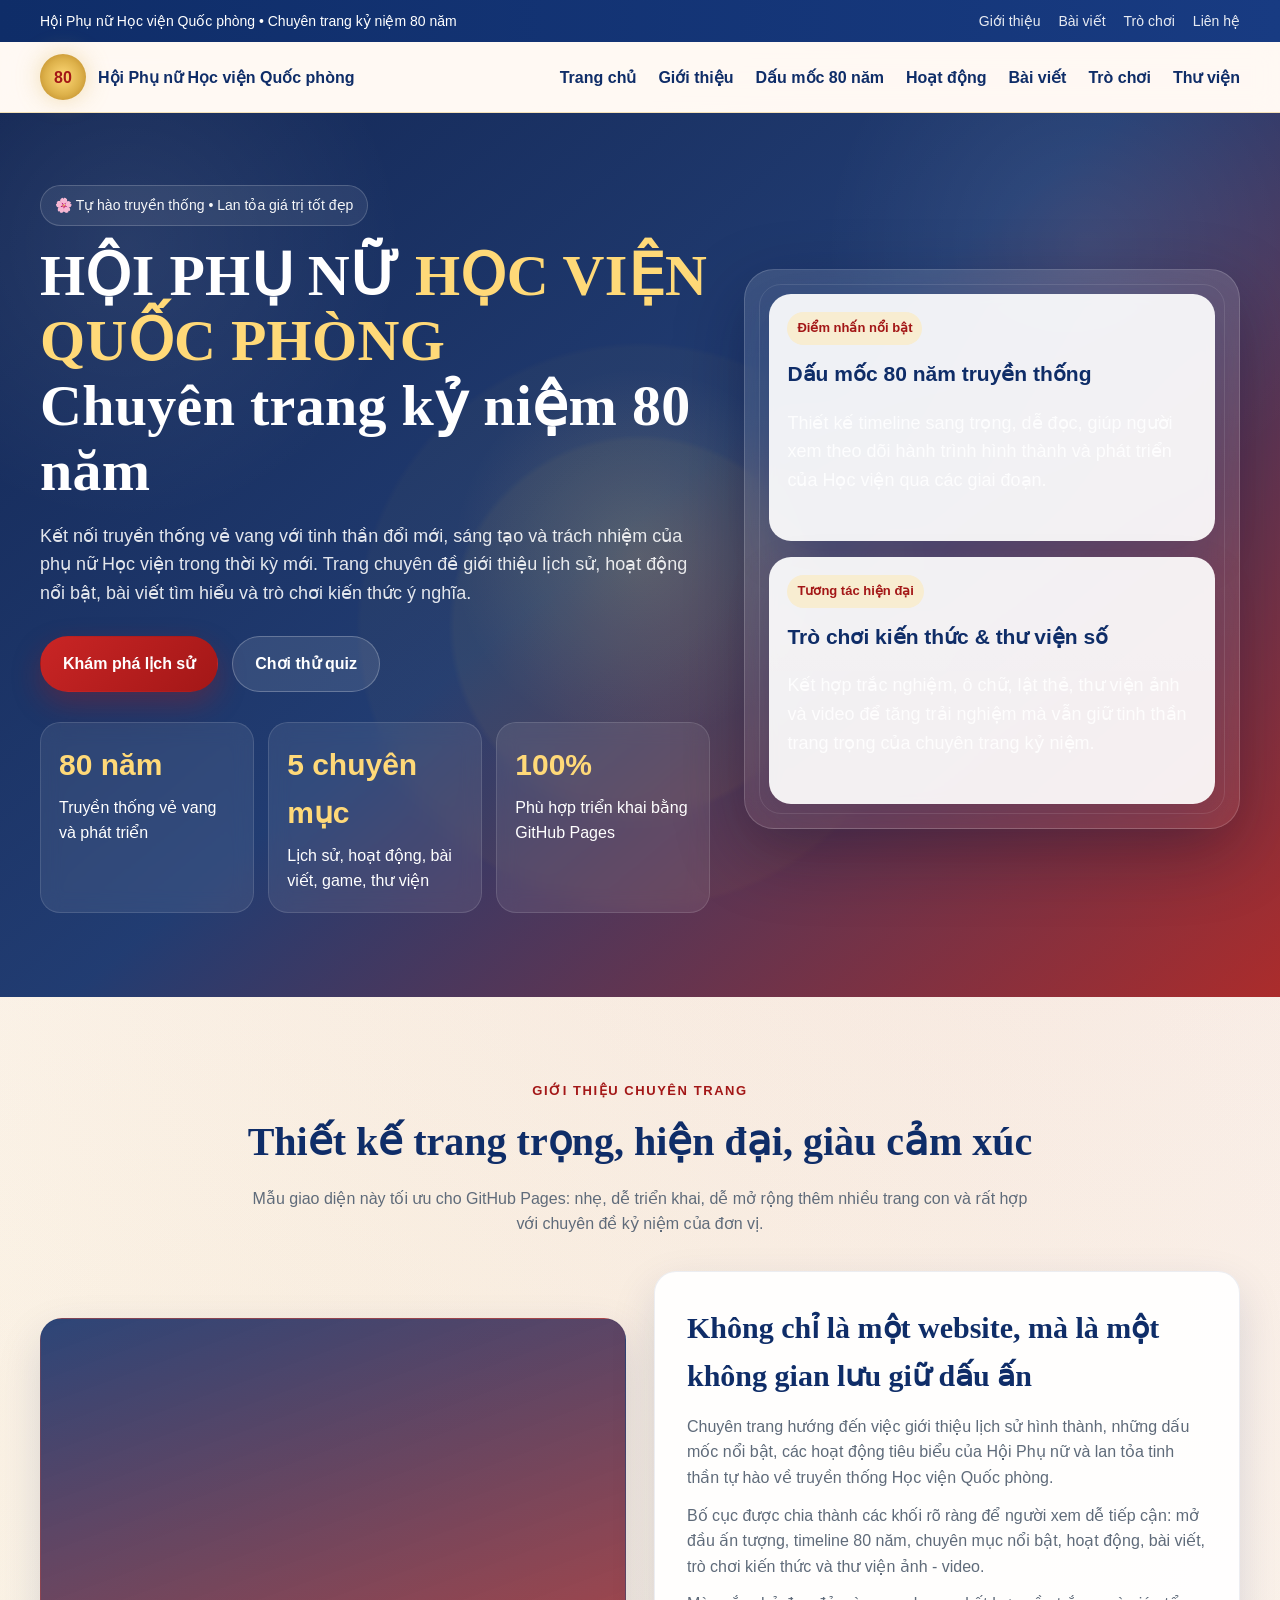
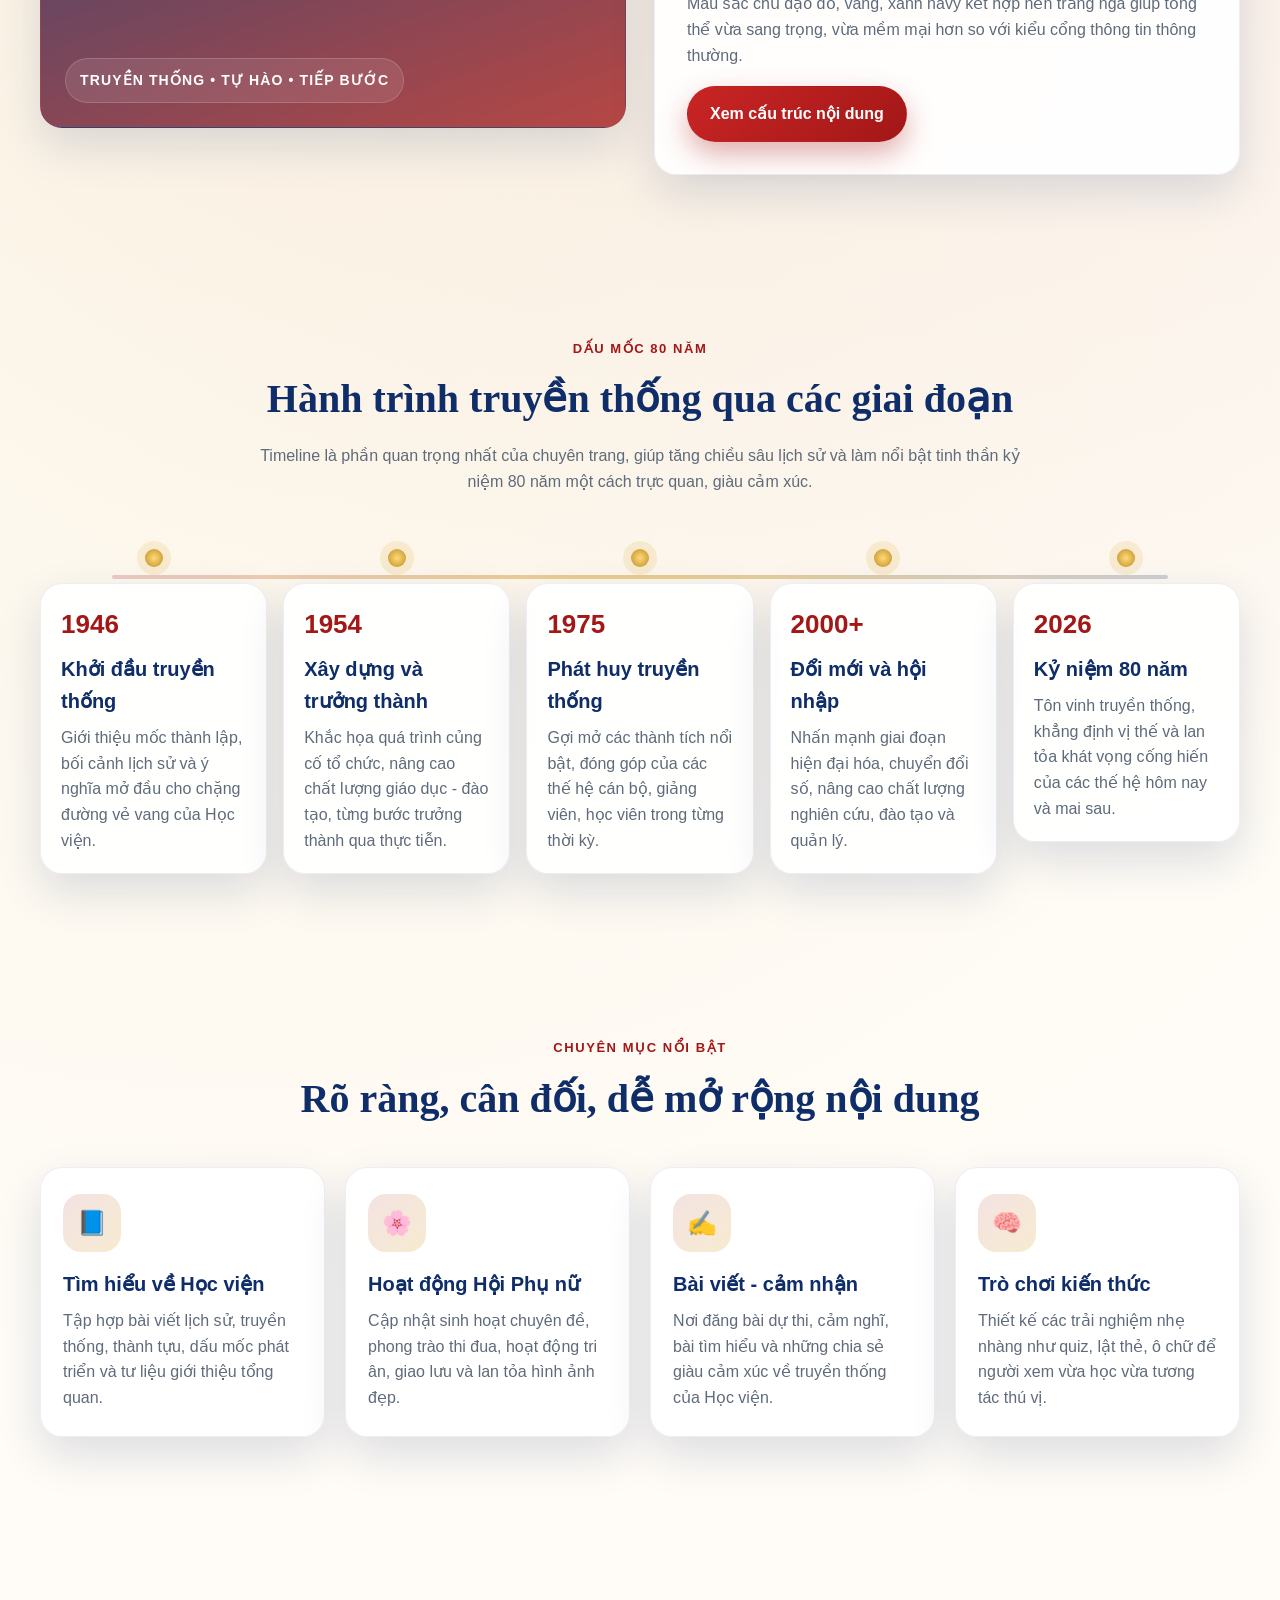
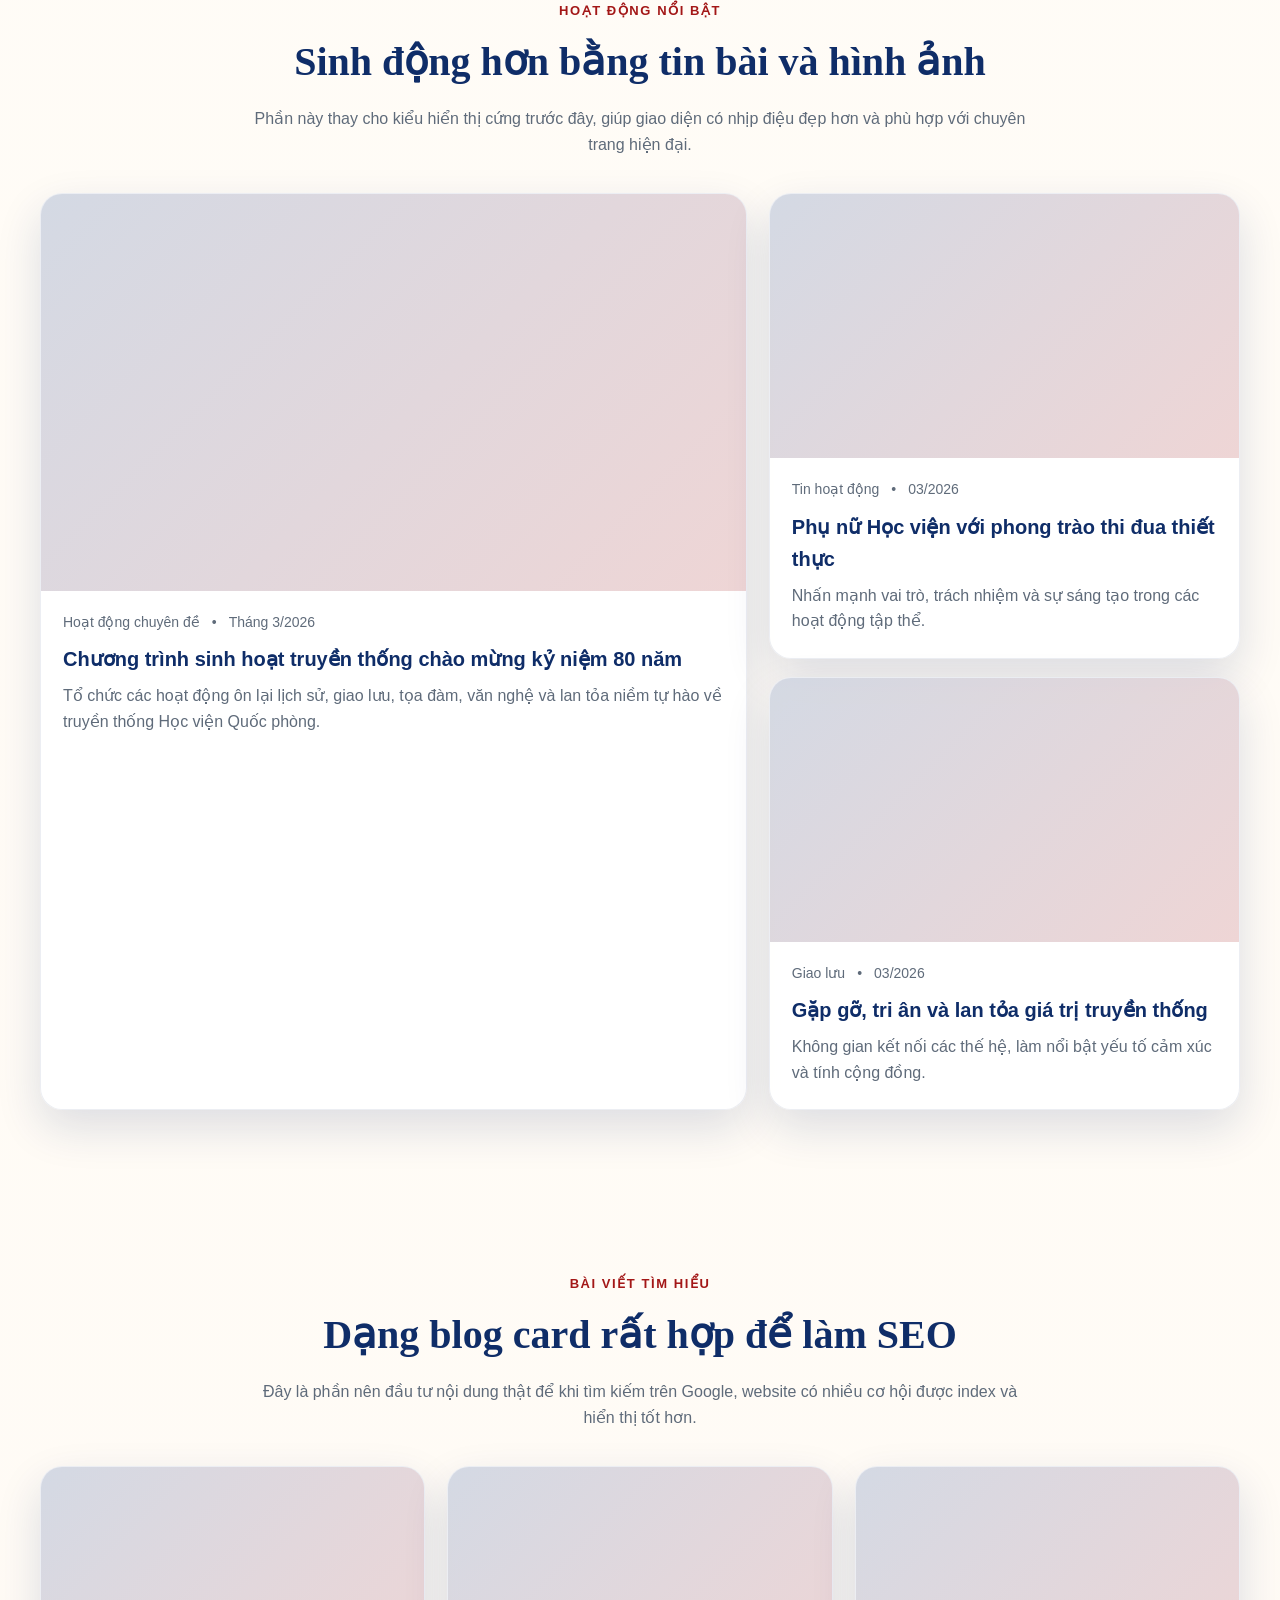
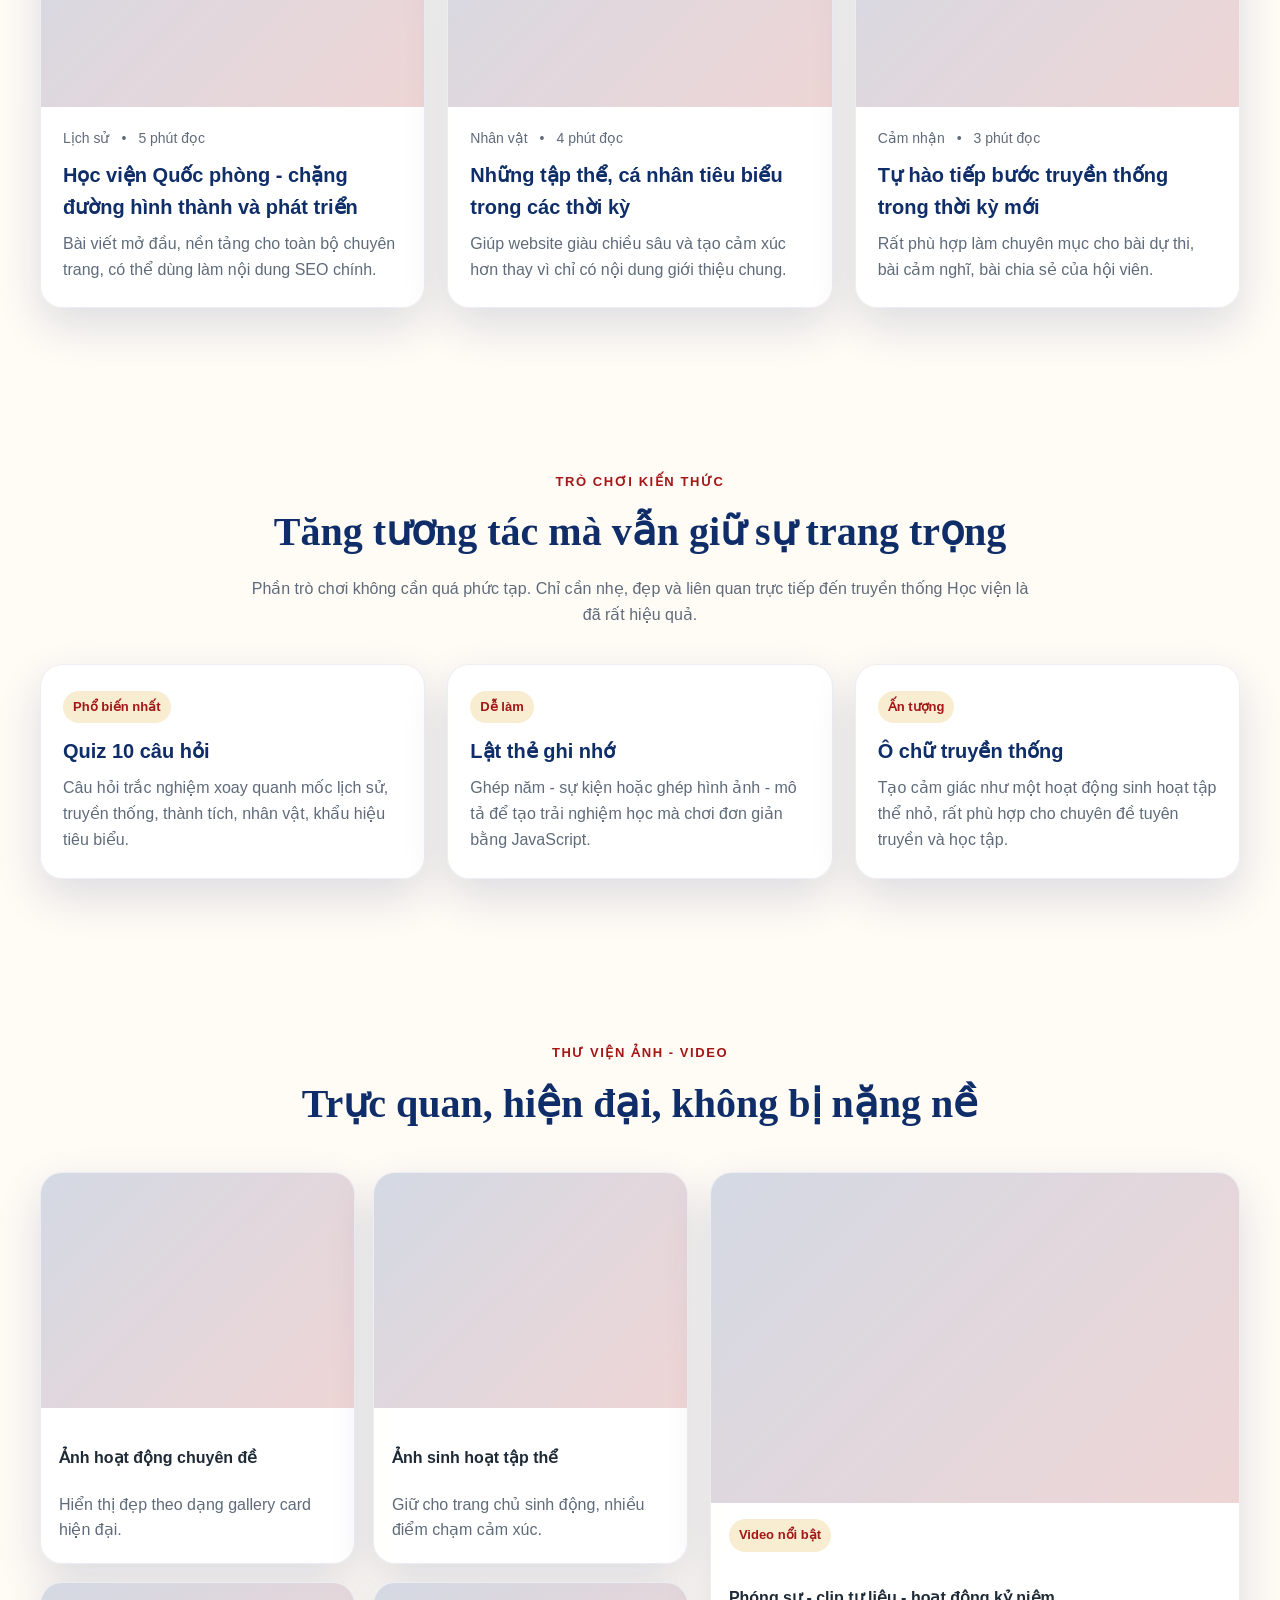
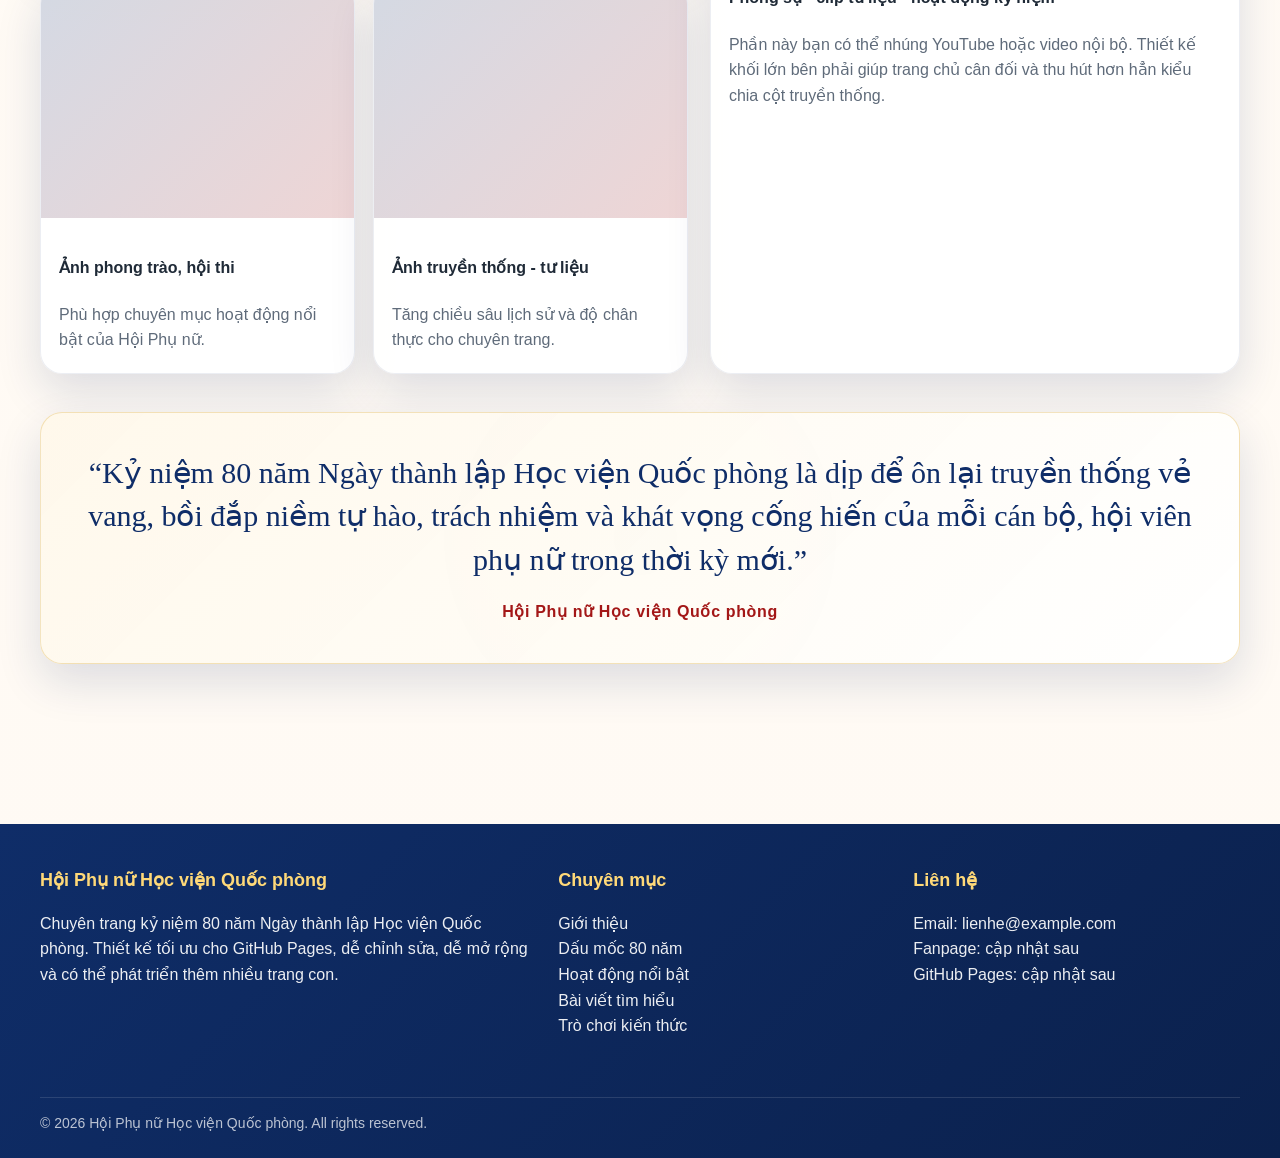
<file: Index.html>
<!DOCTYPE html>
<html lang="vi">
<head>
  <meta charset="UTF-8" />
  <meta name="viewport" content="width=device-width, initial-scale=1.0" />
  <title>Hội Phụ nữ Học viện Quốc phòng - Kỷ niệm 80 năm</title>
  <meta name="description" content="Chuyên trang kỷ niệm 80 năm Ngày thành lập Học viện Quốc phòng - Hội Phụ nữ Học viện Quốc phòng." />
  <style>
    :root {
      --primary: #a31717;
      --primary-dark: #7f1111;
      --gold: #ddb14a;
      --gold-soft: #f8edd1;
      --navy: #0f2d68;
      --navy-2: #183b82;
      --bg: #fffaf4;
      --card: rgba(255,255,255,0.92);
      --text: #1f2a37;
      --muted: #5f6b7a;
      --line: rgba(15,45,104,0.12);
      --shadow: 0 18px 45px rgba(15,45,104,0.14);
      --radius: 22px;
      --max: 1200px;
    }

    * { box-sizing: border-box; }
    html { scroll-behavior: smooth; }
    body {
      margin: 0;
      font-family: "Segoe UI", Roboto, Arial, sans-serif;
      color: var(--text);
      background:
        radial-gradient(circle at 20% 20%, rgba(221,177,74,0.10), transparent 24%),
        radial-gradient(circle at 80% 10%, rgba(163,23,23,0.08), transparent 25%),
        linear-gradient(180deg, #fffdf8 0%, var(--bg) 100%);
      line-height: 1.6;
    }

    a { color: inherit; text-decoration: none; }
    img { max-width: 100%; display: block; }

    .container { width: min(var(--max), calc(100% - 32px)); margin: 0 auto; }

    .topbar {
      background: linear-gradient(90deg, var(--navy), var(--navy-2));
      color: #fff;
      font-size: 14px;
    }

    .topbar-inner {
      display: flex;
      align-items: center;
      justify-content: space-between;
      gap: 12px;
      padding: 10px 0;
    }

    .topbar-links {
      display: flex;
      gap: 18px;
      flex-wrap: wrap;
      color: rgba(255,255,255,0.9);
    }

    header.hero {
      position: relative;
      overflow: hidden;
      background:
        linear-gradient(140deg, rgba(9,30,78,0.96), rgba(15,45,104,0.92) 48%, rgba(163,23,23,0.90) 100%);
      color: white;
      min-height: 620px;
    }

    .hero::before {
      content: "";
      position: absolute;
      inset: 0;
      background:
        radial-gradient(circle at 50% 50%, rgba(255,215,120,0.18), transparent 24%),
        radial-gradient(circle at 10% 15%, rgba(255,255,255,0.08), transparent 20%),
        radial-gradient(circle at 85% 15%, rgba(255,255,255,0.08), transparent 20%);
      pointer-events: none;
    }

    .hero::after {
      content: "";
      position: absolute;
      width: 820px;
      height: 820px;
      left: 50%;
      top: 58%;
      transform: translate(-50%, -50%);
      border-radius: 50%;
      background:
        radial-gradient(circle, rgba(221,177,74,0.14) 0 32%, rgba(221,177,74,0.06) 33% 48%, transparent 49% 100%);
      opacity: 0.6;
      pointer-events: none;
      filter: blur(0.5px);
    }

    nav {
      position: sticky;
      top: 0;
      z-index: 50;
      backdrop-filter: blur(12px);
      background: rgba(255,250,244,0.86);
      border-bottom: 1px solid rgba(221,177,74,0.35);
    }

    .nav-inner {
      display: flex;
      align-items: center;
      justify-content: space-between;
      gap: 20px;
      padding: 12px 0;
    }

    .brand {
      display: flex;
      align-items: center;
      gap: 12px;
      min-width: 0;
    }

    .brand-badge {
      width: 46px;
      height: 46px;
      border-radius: 50%;
      display: grid;
      place-items: center;
      background: radial-gradient(circle, #ffd978 0%, var(--gold) 55%, #b67f1f 100%);
      color: var(--primary);
      font-weight: 800;
      box-shadow: 0 0 24px rgba(221,177,74,0.4);
      flex: 0 0 auto;
    }

    .brand-text {
      font-weight: 700;
      color: var(--navy);
      white-space: nowrap;
      overflow: hidden;
      text-overflow: ellipsis;
    }

    .menu {
      display: flex;
      gap: 22px;
      flex-wrap: wrap;
      justify-content: flex-end;
      font-weight: 600;
      color: var(--navy);
    }

    .menu a {
      position: relative;
      padding: 6px 0;
    }

    .menu a::after {
      content: "";
      position: absolute;
      left: 0; bottom: 0;
      width: 0;
      height: 2px;
      background: linear-gradient(90deg, var(--primary), var(--gold));
      transition: width .25s ease;
    }

    .menu a:hover::after { width: 100%; }

    .hero-inner {
      position: relative;
      z-index: 1;
      padding: 72px 0 84px;
      display: grid;
      grid-template-columns: 1.15fr 0.85fr;
      gap: 34px;
      align-items: center;
    }

    .eyebrow {
      display: inline-flex;
      align-items: center;
      gap: 10px;
      padding: 8px 14px;
      border: 1px solid rgba(255,255,255,0.18);
      border-radius: 999px;
      background: rgba(255,255,255,0.07);
      color: rgba(255,255,255,0.96);
      font-size: 14px;
      margin-bottom: 18px;
    }

    .hero h1 {
      margin: 0;
      font-family: Georgia, "Times New Roman", serif;
      font-size: clamp(32px, 5vw, 58px);
      line-height: 1.12;
      letter-spacing: 0.3px;
    }

    .hero h1 span { color: #ffd978; }

    .hero p {
      margin: 18px 0 28px;
      max-width: 680px;
      color: rgba(255,255,255,0.88);
      font-size: 18px;
    }

    .cta-row {
      display: flex;
      gap: 14px;
      flex-wrap: wrap;
      margin-bottom: 30px;
    }

    .btn {
      display: inline-flex;
      align-items: center;
      justify-content: center;
      gap: 10px;
      padding: 14px 22px;
      border-radius: 999px;
      font-weight: 700;
      border: 1px solid transparent;
      transition: transform .2s ease, box-shadow .2s ease, background .2s ease;
    }

    .btn:hover { transform: translateY(-2px); }

    .btn-primary {
      background: linear-gradient(135deg, #c92525, var(--primary));
      color: #fff;
      box-shadow: 0 12px 28px rgba(163,23,23,0.34);
    }

    .btn-secondary {
      background: rgba(255,255,255,0.10);
      color: #fff;
      border-color: rgba(255,255,255,0.24);
    }

    .hero-stats {
      display: grid;
      grid-template-columns: repeat(3, 1fr);
      gap: 14px;
    }

    .stat {
      background: rgba(255,255,255,0.08);
      border: 1px solid rgba(255,255,255,0.12);
      border-radius: 20px;
      padding: 18px;
      backdrop-filter: blur(10px);
    }

    .stat strong {
      display: block;
      font-size: 30px;
      color: #ffd978;
      margin-bottom: 6px;
    }

    .hero-panel {
      position: relative;
      background: linear-gradient(180deg, rgba(255,255,255,0.12), rgba(255,255,255,0.06));
      border: 1px solid rgba(255,255,255,0.16);
      border-radius: 30px;
      padding: 24px;
      box-shadow: 0 24px 70px rgba(3,12,35,0.30);
      backdrop-filter: blur(16px);
    }

    .hero-panel::before {
      content: "";
      position: absolute;
      inset: 14px;
      border-radius: 22px;
      border: 1px solid rgba(255,255,255,0.10);
      pointer-events: none;
    }

    .panel-card {
      background: rgba(255,255,255,0.92);
      color: var(--text);
      border-radius: 22px;
      padding: 18px;
      box-shadow: var(--shadow);
    }

    .panel-card + .panel-card { margin-top: 16px; }

    .panel-label {
      display: inline-block;
      padding: 6px 10px;
      background: var(--gold-soft);
      color: var(--primary);
      font-weight: 700;
      border-radius: 999px;
      font-size: 13px;
      margin-bottom: 12px;
    }

    .panel-card h3 {
      margin: 0 0 8px;
      color: var(--navy);
      font-size: 21px;
    }

    .section {
      padding: 80px 0;
      position: relative;
    }

    .section-title {
      text-align: center;
      margin-bottom: 16px;
    }

    .section-title .mini {
      color: var(--primary);
      font-weight: 800;
      text-transform: uppercase;
      letter-spacing: 0.12em;
      font-size: 13px;
      display: inline-block;
      margin-bottom: 8px;
    }

    .section-title h2 {
      margin: 0;
      color: var(--navy);
      font-family: Georgia, "Times New Roman", serif;
      font-size: clamp(28px, 4vw, 40px);
    }

    .section-title p {
      margin: 12px auto 0;
      max-width: 780px;
      color: var(--muted);
    }

    .intro-grid {
      display: grid;
      grid-template-columns: 1fr 1fr;
      gap: 28px;
      margin-top: 34px;
      align-items: center;
    }

    .image-card, .content-card, .feature-card, .news-card, .game-card, .gallery-card, .message-card {
      background: var(--card);
      border: 1px solid rgba(15,45,104,0.08);
      border-radius: var(--radius);
      box-shadow: var(--shadow);
    }

    .image-card {
      min-height: 410px;
      position: relative;
      overflow: hidden;
      background:
        linear-gradient(160deg, rgba(15,45,104,0.88), rgba(163,23,23,0.78)),
        url('https://images.unsplash.com/photo-1500530855697-b586d89ba3ee?auto=format&fit=crop&w=1400&q=80') center/cover;
    }

    .image-card::after {
      content: "TRUYỀN THỐNG • TỰ HÀO • TIẾP BƯỚC";
      position: absolute;
      left: 24px;
      bottom: 24px;
      color: white;
      font-weight: 800;
      letter-spacing: 0.08em;
      font-size: 14px;
      background: rgba(255,255,255,0.10);
      border: 1px solid rgba(255,255,255,0.16);
      padding: 10px 14px;
      border-radius: 999px;
      backdrop-filter: blur(8px);
    }

    .content-card {
      padding: 32px;
    }

    .content-card h3 {
      margin: 0 0 14px;
      color: var(--navy);
      font-size: 30px;
      font-family: Georgia, "Times New Roman", serif;
    }

    .content-card p { color: var(--muted); margin: 0 0 12px; }

    .timeline {
      margin-top: 42px;
      display: grid;
      grid-template-columns: repeat(5, 1fr);
      gap: 16px;
      position: relative;
    }

    .timeline::before {
      content: "";
      position: absolute;
      left: 6%;
      right: 6%;
      top: 38px;
      height: 4px;
      background: linear-gradient(90deg, rgba(163,23,23,0.2), rgba(221,177,74,0.6), rgba(15,45,104,0.2));
      border-radius: 999px;
      z-index: 0;
    }

    .timeline-item {
      position: relative;
      z-index: 1;
      padding-top: 12px;
    }

    .timeline-dot {
      width: 18px;
      height: 18px;
      border-radius: 50%;
      background: radial-gradient(circle, #ffd978 0%, var(--gold) 55%, #b67f1f 100%);
      margin: 0 auto 16px;
      box-shadow: 0 0 0 8px rgba(221,177,74,0.18);
    }

    .timeline-card {
      background: var(--card);
      border: 1px solid rgba(15,45,104,0.08);
      border-radius: 22px;
      padding: 20px;
      box-shadow: var(--shadow);
      min-height: 210px;
      transition: transform .22s ease;
    }

    .timeline-card:hover,
    .feature-card:hover,
    .news-card:hover,
    .gallery-card:hover,
    .game-card:hover {
      transform: translateY(-6px);
    }

    .timeline-year {
      color: var(--primary);
      font-size: 26px;
      font-weight: 800;
      margin-bottom: 8px;
    }

    .timeline-card h4,
    .feature-card h4,
    .news-card h4,
    .game-card h4 {
      margin: 0 0 8px;
      color: var(--navy);
      font-size: 20px;
    }

    .timeline-card p,
    .feature-card p,
    .news-card p,
    .game-card p,
    .gallery-card p { color: var(--muted); margin: 0; }

    .feature-grid {
      margin-top: 36px;
      display: grid;
      grid-template-columns: repeat(4, 1fr);
      gap: 20px;
    }

    .feature-card {
      padding: 26px 22px;
      transition: transform .22s ease;
    }

    .icon {
      width: 58px;
      height: 58px;
      border-radius: 18px;
      display: grid;
      place-items: center;
      margin-bottom: 16px;
      background: linear-gradient(135deg, rgba(163,23,23,0.12), rgba(221,177,74,0.26));
      color: var(--primary);
      font-size: 24px;
      font-weight: 900;
    }

    .news-layout {
      display: grid;
      grid-template-columns: 1.2fr 0.8fr;
      gap: 22px;
      margin-top: 36px;
    }

    .news-card {
      overflow: hidden;
      transition: transform .22s ease;
    }

    .news-cover {
      aspect-ratio: 16 / 9;
      background: linear-gradient(135deg, rgba(15,45,104,0.20), rgba(163,23,23,0.22)), #d9e3f5;
    }

    .news-cover.cover-1 { background: linear-gradient(135deg, rgba(15,45,104,0.18), rgba(163,23,23,0.18)), url('https://images.unsplash.com/photo-1519389950473-47ba0277781c?auto=format&fit=crop&w=1400&q=80') center/cover; }
    .news-cover.cover-2 { background: linear-gradient(135deg, rgba(15,45,104,0.18), rgba(163,23,23,0.18)), url('https://images.unsplash.com/photo-1529156069898-49953e39b3ac?auto=format&fit=crop&w=1400&q=80') center/cover; }
    .news-cover.cover-3 { background: linear-gradient(135deg, rgba(15,45,104,0.18), rgba(163,23,23,0.18)), url('https://images.unsplash.com/photo-1504384308090-c894fdcc538d?auto=format&fit=crop&w=1400&q=80') center/cover; }
    .news-cover.cover-4 { background: linear-gradient(135deg, rgba(15,45,104,0.18), rgba(163,23,23,0.18)), url('https://images.unsplash.com/photo-1517048676732-d65bc937f952?auto=format&fit=crop&w=1400&q=80') center/cover; }

    .news-body {
      padding: 20px 22px 24px;
    }

    .meta {
      display: flex;
      gap: 12px;
      flex-wrap: wrap;
      color: var(--muted);
      font-size: 14px;
      margin-bottom: 10px;
    }

    .news-side {
      display: grid;
      gap: 18px;
    }

    .article-grid {
      margin-top: 36px;
      display: grid;
      grid-template-columns: repeat(3, 1fr);
      gap: 22px;
    }

    .article-card {
      overflow: hidden;
    }

    .article-card .news-cover { aspect-ratio: 16 / 10; }

    .game-layout {
      margin-top: 36px;
      display: grid;
      grid-template-columns: repeat(3, 1fr);
      gap: 22px;
    }

    .game-card {
      padding: 26px 22px;
      transition: transform .22s ease;
    }

    .pill {
      display: inline-block;
      padding: 6px 10px;
      border-radius: 999px;
      background: var(--gold-soft);
      color: var(--primary);
      font-size: 13px;
      font-weight: 700;
      margin-bottom: 12px;
    }

    .gallery-layout {
      margin-top: 36px;
      display: grid;
      grid-template-columns: 1.1fr 0.9fr;
      gap: 22px;
    }

    .gallery-grid {
      display: grid;
      grid-template-columns: repeat(2, 1fr);
      gap: 18px;
    }

    .gallery-card {
      overflow: hidden;
      transition: transform .22s ease;
    }

    .gallery-thumb {
      aspect-ratio: 4 / 3;
      background: #d9e3f5;
    }

    .gallery-thumb.g1 { background: linear-gradient(135deg, rgba(15,45,104,0.18), rgba(163,23,23,0.18)), url('https://images.unsplash.com/photo-1497366754035-f200968a6e72?auto=format&fit=crop&w=1200&q=80') center/cover; }
    .gallery-thumb.g2 { background: linear-gradient(135deg, rgba(15,45,104,0.18), rgba(163,23,23,0.18)), url('https://images.unsplash.com/photo-1516321497487-e288fb19713f?auto=format&fit=crop&w=1200&q=80') center/cover; }
    .gallery-thumb.g3 { background: linear-gradient(135deg, rgba(15,45,104,0.18), rgba(163,23,23,0.18)), url('https://images.unsplash.com/photo-1522202176988-66273c2fd55f?auto=format&fit=crop&w=1200&q=80') center/cover; }
    .gallery-thumb.g4 { background: linear-gradient(135deg, rgba(15,45,104,0.18), rgba(163,23,23,0.18)), url('https://images.unsplash.com/photo-1521737604893-d14cc237f11d?auto=format&fit=crop&w=1200&q=80') center/cover; }
    .gallery-thumb.video { aspect-ratio: 16 / 10; background: linear-gradient(135deg, rgba(15,45,104,0.18), rgba(163,23,23,0.18)), url('https://images.unsplash.com/photo-1492691527719-9d1e07e534b4?auto=format&fit=crop&w=1200&q=80') center/cover; }

    .gallery-body {
      padding: 16px 18px 20px;
    }

    .message-card {
      margin-top: 38px;
      padding: 38px 34px;
      text-align: center;
      background:
        linear-gradient(135deg, rgba(255,248,234,0.95), rgba(255,255,255,0.92)),
        radial-gradient(circle at 50% 50%, rgba(221,177,74,0.10), transparent 45%);
      border: 1px solid rgba(221,177,74,0.35);
    }

    .message-card blockquote {
      margin: 0;
      font-size: clamp(22px, 3vw, 30px);
      line-height: 1.45;
      font-family: Georgia, "Times New Roman", serif;
      color: var(--navy);
    }

    .message-card .sign {
      margin-top: 18px;
      color: var(--primary);
      font-weight: 800;
      letter-spacing: 0.04em;
    }

    footer {
      background: linear-gradient(135deg, var(--navy), #0b214d);
      color: rgba(255,255,255,0.92);
      margin-top: 80px;
    }

    .footer-inner {
      display: grid;
      grid-template-columns: 1.2fr 0.8fr 0.8fr;
      gap: 28px;
      padding: 42px 0;
    }

    .footer-title {
      color: #ffd978;
      font-weight: 800;
      margin-bottom: 12px;
      font-size: 18px;
    }

    .footer-note {
      border-top: 1px solid rgba(255,255,255,0.12);
      padding: 14px 0 24px;
      color: rgba(255,255,255,0.72);
      font-size: 14px;
    }

    .reveal {
      opacity: 0;
      transform: translateY(16px);
      transition: opacity .6s ease, transform .6s ease;
    }

    .reveal.show {
      opacity: 1;
      transform: translateY(0);
    }

    @media (max-width: 1100px) {
      .hero-inner,
      .intro-grid,
      .news-layout,
      .gallery-layout,
      .footer-inner { grid-template-columns: 1fr; }
      .timeline { grid-template-columns: repeat(3, 1fr); }
      .feature-grid { grid-template-columns: repeat(2, 1fr); }
      .article-grid, .game-layout { grid-template-columns: repeat(2, 1fr); }
    }

    @media (max-width: 760px) {
      .topbar-inner, .nav-inner { flex-direction: column; align-items: flex-start; }
      .menu { gap: 14px; }
      .hero { min-height: auto; }
      .hero-inner { padding: 52px 0 60px; }
      .hero-stats { grid-template-columns: 1fr; }
      .timeline { grid-template-columns: 1fr; }
      .timeline::before { display: none; }
      .feature-grid, .article-grid, .game-layout, .gallery-grid { grid-template-columns: 1fr; }
      .content-card, .message-card { padding: 24px; }
      .section { padding: 60px 0; }
    }
  </style>
</head>
<body>
  <div class="topbar">
    <div class="container topbar-inner">
      <div>Hội Phụ nữ Học viện Quốc phòng • Chuyên trang kỷ niệm 80 năm</div>
      <div class="topbar-links">
        <a href="#gioi-thieu">Giới thiệu</a>
        <a href="#bai-viet">Bài viết</a>
        <a href="#tro-choi">Trò chơi</a>
        <a href="#lien-he">Liên hệ</a>
      </div>
    </div>
  </div>

  <nav>
    <div class="container nav-inner">
      <div class="brand">
        <div class="brand-badge">80</div>
        <div class="brand-text">Hội Phụ nữ Học viện Quốc phòng</div>
      </div>
      <div class="menu">
        <a href="#">Trang chủ</a>
        <a href="#gioi-thieu">Giới thiệu</a>
        <a href="#timeline">Dấu mốc 80 năm</a>
        <a href="#hoat-dong">Hoạt động</a>
        <a href="#bai-viet">Bài viết</a>
        <a href="#tro-choi">Trò chơi</a>
        <a href="#thu-vien">Thư viện</a>
      </div>
    </div>
  </nav>

  <header class="hero">
    <div class="container hero-inner">
      <div class="reveal">
        <div class="eyebrow">🌸 Tự hào truyền thống • Lan tỏa giá trị tốt đẹp</div>
        <h1>HỘI PHỤ NỮ <span>HỌC VIỆN QUỐC PHÒNG</span><br/>Chuyên trang kỷ niệm 80 năm</h1>
        <p>Kết nối truyền thống vẻ vang với tinh thần đổi mới, sáng tạo và trách nhiệm của phụ nữ Học viện trong thời kỳ mới. Trang chuyên đề giới thiệu lịch sử, hoạt động nổi bật, bài viết tìm hiểu và trò chơi kiến thức ý nghĩa.</p>
        <div class="cta-row">
          <a class="btn btn-primary" href="#timeline">Khám phá lịch sử</a>
          <a class="btn btn-secondary" href="#tro-choi">Chơi thử quiz</a>
        </div>
        <div class="hero-stats">
          <div class="stat">
            <strong>80 năm</strong>
            <span>Truyền thống vẻ vang và phát triển</span>
          </div>
          <div class="stat">
            <strong>5 chuyên mục</strong>
            <span>Lịch sử, hoạt động, bài viết, game, thư viện</span>
          </div>
          <div class="stat">
            <strong>100%</strong>
            <span>Phù hợp triển khai bằng GitHub Pages</span>
          </div>
        </div>
      </div>

      <div class="hero-panel reveal">
        <div class="panel-card">
          <div class="panel-label">Điểm nhấn nổi bật</div>
          <h3>Dấu mốc 80 năm truyền thống</h3>
          <p>Thiết kế timeline sang trọng, dễ đọc, giúp người xem theo dõi hành trình hình thành và phát triển của Học viện qua các giai đoạn.</p>
        </div>
        <div class="panel-card">
          <div class="panel-label">Tương tác hiện đại</div>
          <h3>Trò chơi kiến thức & thư viện số</h3>
          <p>Kết hợp trắc nghiệm, ô chữ, lật thẻ, thư viện ảnh và video để tăng trải nghiệm mà vẫn giữ tinh thần trang trọng của chuyên trang kỷ niệm.</p>
        </div>
      </div>
    </div>
  </header>

  <main>
    <section class="section" id="gioi-thieu">
      <div class="container">
        <div class="section-title reveal">
          <div class="mini">Giới thiệu chuyên trang</div>
          <h2>Thiết kế trang trọng, hiện đại, giàu cảm xúc</h2>
          <p>Mẫu giao diện này tối ưu cho GitHub Pages: nhẹ, dễ triển khai, dễ mở rộng thêm nhiều trang con và rất hợp với chuyên đề kỷ niệm của đơn vị.</p>
        </div>
        <div class="intro-grid">
          <div class="image-card reveal"></div>
          <div class="content-card reveal">
            <h3>Không chỉ là một website, mà là một không gian lưu giữ dấu ấn</h3>
            <p>Chuyên trang hướng đến việc giới thiệu lịch sử hình thành, những dấu mốc nổi bật, các hoạt động tiêu biểu của Hội Phụ nữ và lan tỏa tinh thần tự hào về truyền thống Học viện Quốc phòng.</p>
            <p>Bố cục được chia thành các khối rõ ràng để người xem dễ tiếp cận: mở đầu ấn tượng, timeline 80 năm, chuyên mục nổi bật, hoạt động, bài viết, trò chơi kiến thức và thư viện ảnh - video.</p>
            <p>Màu sắc chủ đạo đỏ, vàng, xanh navy kết hợp nền trắng ngà giúp tổng thể vừa sang trọng, vừa mềm mại hơn so với kiểu cổng thông tin thông thường.</p>
            <div class="cta-row" style="margin-top:18px; margin-bottom:0;">
              <a class="btn btn-primary" href="#bai-viet">Xem cấu trúc nội dung</a>
            </div>
          </div>
        </div>
      </div>
    </section>

    <section class="section" id="timeline">
      <div class="container">
        <div class="section-title reveal">
          <div class="mini">Dấu mốc 80 năm</div>
          <h2>Hành trình truyền thống qua các giai đoạn</h2>
          <p>Timeline là phần quan trọng nhất của chuyên trang, giúp tăng chiều sâu lịch sử và làm nổi bật tinh thần kỷ niệm 80 năm một cách trực quan, giàu cảm xúc.</p>
        </div>
        <div class="timeline">
          <div class="timeline-item reveal">
            <div class="timeline-dot"></div>
            <div class="timeline-card">
              <div class="timeline-year">1946</div>
              <h4>Khởi đầu truyền thống</h4>
              <p>Giới thiệu mốc thành lập, bối cảnh lịch sử và ý nghĩa mở đầu cho chặng đường vẻ vang của Học viện.</p>
            </div>
          </div>
          <div class="timeline-item reveal">
            <div class="timeline-dot"></div>
            <div class="timeline-card">
              <div class="timeline-year">1954</div>
              <h4>Xây dựng và trưởng thành</h4>
              <p>Khắc họa quá trình củng cố tổ chức, nâng cao chất lượng giáo dục - đào tạo, từng bước trưởng thành qua thực tiễn.</p>
            </div>
          </div>
          <div class="timeline-item reveal">
            <div class="timeline-dot"></div>
            <div class="timeline-card">
              <div class="timeline-year">1975</div>
              <h4>Phát huy truyền thống</h4>
              <p>Gợi mở các thành tích nổi bật, đóng góp của các thế hệ cán bộ, giảng viên, học viên trong từng thời kỳ.</p>
            </div>
          </div>
          <div class="timeline-item reveal">
            <div class="timeline-dot"></div>
            <div class="timeline-card">
              <div class="timeline-year">2000+</div>
              <h4>Đổi mới và hội nhập</h4>
              <p>Nhấn mạnh giai đoạn hiện đại hóa, chuyển đổi số, nâng cao chất lượng nghiên cứu, đào tạo và quản lý.</p>
            </div>
          </div>
          <div class="timeline-item reveal">
            <div class="timeline-dot"></div>
            <div class="timeline-card">
              <div class="timeline-year">2026</div>
              <h4>Kỷ niệm 80 năm</h4>
              <p>Tôn vinh truyền thống, khẳng định vị thế và lan tỏa khát vọng cống hiến của các thế hệ hôm nay và mai sau.</p>
            </div>
          </div>
        </div>
      </div>
    </section>

    <section class="section">
      <div class="container">
        <div class="section-title reveal">
          <div class="mini">Chuyên mục nổi bật</div>
          <h2>Rõ ràng, cân đối, dễ mở rộng nội dung</h2>
        </div>
        <div class="feature-grid">
          <div class="feature-card reveal">
            <div class="icon">📘</div>
            <h4>Tìm hiểu về Học viện</h4>
            <p>Tập hợp bài viết lịch sử, truyền thống, thành tựu, dấu mốc phát triển và tư liệu giới thiệu tổng quan.</p>
          </div>
          <div class="feature-card reveal">
            <div class="icon">🌸</div>
            <h4>Hoạt động Hội Phụ nữ</h4>
            <p>Cập nhật sinh hoạt chuyên đề, phong trào thi đua, hoạt động tri ân, giao lưu và lan tỏa hình ảnh đẹp.</p>
          </div>
          <div class="feature-card reveal">
            <div class="icon">✍️</div>
            <h4>Bài viết - cảm nhận</h4>
            <p>Nơi đăng bài dự thi, cảm nghĩ, bài tìm hiểu và những chia sẻ giàu cảm xúc về truyền thống của Học viện.</p>
          </div>
          <div class="feature-card reveal">
            <div class="icon">🧠</div>
            <h4>Trò chơi kiến thức</h4>
            <p>Thiết kế các trải nghiệm nhẹ nhàng như quiz, lật thẻ, ô chữ để người xem vừa học vừa tương tác thú vị.</p>
          </div>
        </div>
      </div>
    </section>

    <section class="section" id="hoat-dong">
      <div class="container">
        <div class="section-title reveal">
          <div class="mini">Hoạt động nổi bật</div>
          <h2>Sinh động hơn bằng tin bài và hình ảnh</h2>
          <p>Phần này thay cho kiểu hiển thị cứng trước đây, giúp giao diện có nhịp điệu đẹp hơn và phù hợp với chuyên trang hiện đại.</p>
        </div>
        <div class="news-layout">
          <article class="news-card reveal">
            <div class="news-cover cover-1"></div>
            <div class="news-body">
              <div class="meta"><span>Hoạt động chuyên đề</span><span>•</span><span>Tháng 3/2026</span></div>
              <h4>Chương trình sinh hoạt truyền thống chào mừng kỷ niệm 80 năm</h4>
              <p>Tổ chức các hoạt động ôn lại lịch sử, giao lưu, tọa đàm, văn nghệ và lan tỏa niềm tự hào về truyền thống Học viện Quốc phòng.</p>
            </div>
          </article>
          <div class="news-side">
            <article class="news-card reveal">
              <div class="news-cover cover-2"></div>
              <div class="news-body">
                <div class="meta"><span>Tin hoạt động</span><span>•</span><span>03/2026</span></div>
                <h4>Phụ nữ Học viện với phong trào thi đua thiết thực</h4>
                <p>Nhấn mạnh vai trò, trách nhiệm và sự sáng tạo trong các hoạt động tập thể.</p>
              </div>
            </article>
            <article class="news-card reveal">
              <div class="news-cover cover-3"></div>
              <div class="news-body">
                <div class="meta"><span>Giao lưu</span><span>•</span><span>03/2026</span></div>
                <h4>Gặp gỡ, tri ân và lan tỏa giá trị truyền thống</h4>
                <p>Không gian kết nối các thế hệ, làm nổi bật yếu tố cảm xúc và tính cộng đồng.</p>
              </div>
            </article>
          </div>
        </div>
      </div>
    </section>

    <section class="section" id="bai-viet">
      <div class="container">
        <div class="section-title reveal">
          <div class="mini">Bài viết tìm hiểu</div>
          <h2>Dạng blog card rất hợp để làm SEO</h2>
          <p>Đây là phần nên đầu tư nội dung thật để khi tìm kiếm trên Google, website có nhiều cơ hội được index và hiển thị tốt hơn.</p>
        </div>
        <div class="article-grid">
          <article class="news-card article-card reveal">
            <div class="news-cover cover-4"></div>
            <div class="news-body">
              <div class="meta"><span>Lịch sử</span><span>•</span><span>5 phút đọc</span></div>
              <h4>Học viện Quốc phòng - chặng đường hình thành và phát triển</h4>
              <p>Bài viết mở đầu, nền tảng cho toàn bộ chuyên trang, có thể dùng làm nội dung SEO chính.</p>
            </div>
          </article>
          <article class="news-card article-card reveal">
            <div class="news-cover cover-2"></div>
            <div class="news-body">
              <div class="meta"><span>Nhân vật</span><span>•</span><span>4 phút đọc</span></div>
              <h4>Những tập thể, cá nhân tiêu biểu trong các thời kỳ</h4>
              <p>Giúp website giàu chiều sâu và tạo cảm xúc hơn thay vì chỉ có nội dung giới thiệu chung.</p>
            </div>
          </article>
          <article class="news-card article-card reveal">
            <div class="news-cover cover-1"></div>
            <div class="news-body">
              <div class="meta"><span>Cảm nhận</span><span>•</span><span>3 phút đọc</span></div>
              <h4>Tự hào tiếp bước truyền thống trong thời kỳ mới</h4>
              <p>Rất phù hợp làm chuyên mục cho bài dự thi, bài cảm nghĩ, bài chia sẻ của hội viên.</p>
            </div>
          </article>
        </div>
      </div>
    </section>

    <section class="section" id="tro-choi">
      <div class="container">
        <div class="section-title reveal">
          <div class="mini">Trò chơi kiến thức</div>
          <h2>Tăng tương tác mà vẫn giữ sự trang trọng</h2>
          <p>Phần trò chơi không cần quá phức tạp. Chỉ cần nhẹ, đẹp và liên quan trực tiếp đến truyền thống Học viện là đã rất hiệu quả.</p>
        </div>
        <div class="game-layout">
          <div class="game-card reveal">
            <div class="pill">Phổ biến nhất</div>
            <h4>Quiz 10 câu hỏi</h4>
            <p>Câu hỏi trắc nghiệm xoay quanh mốc lịch sử, truyền thống, thành tích, nhân vật, khẩu hiệu tiêu biểu.</p>
          </div>
          <div class="game-card reveal">
            <div class="pill">Dễ làm</div>
            <h4>Lật thẻ ghi nhớ</h4>
            <p>Ghép năm - sự kiện hoặc ghép hình ảnh - mô tả để tạo trải nghiệm học mà chơi đơn giản bằng JavaScript.</p>
          </div>
          <div class="game-card reveal">
            <div class="pill">Ấn tượng</div>
            <h4>Ô chữ truyền thống</h4>
            <p>Tạo cảm giác như một hoạt động sinh hoạt tập thể nhỏ, rất phù hợp cho chuyên đề tuyên truyền và học tập.</p>
          </div>
        </div>
      </div>
    </section>

    <section class="section" id="thu-vien">
      <div class="container">
        <div class="section-title reveal">
          <div class="mini">Thư viện ảnh - video</div>
          <h2>Trực quan, hiện đại, không bị nặng nề</h2>
        </div>
        <div class="gallery-layout">
          <div class="gallery-grid">
            <article class="gallery-card reveal">
              <div class="gallery-thumb g1"></div>
              <div class="gallery-body">
                <h4>Ảnh hoạt động chuyên đề</h4>
                <p>Hiển thị đẹp theo dạng gallery card hiện đại.</p>
              </div>
            </article>
            <article class="gallery-card reveal">
              <div class="gallery-thumb g2"></div>
              <div class="gallery-body">
                <h4>Ảnh sinh hoạt tập thể</h4>
                <p>Giữ cho trang chủ sinh động, nhiều điểm chạm cảm xúc.</p>
              </div>
            </article>
            <article class="gallery-card reveal">
              <div class="gallery-thumb g3"></div>
              <div class="gallery-body">
                <h4>Ảnh phong trào, hội thi</h4>
                <p>Phù hợp chuyên mục hoạt động nổi bật của Hội Phụ nữ.</p>
              </div>
            </article>
            <article class="gallery-card reveal">
              <div class="gallery-thumb g4"></div>
              <div class="gallery-body">
                <h4>Ảnh truyền thống - tư liệu</h4>
                <p>Tăng chiều sâu lịch sử và độ chân thực cho chuyên trang.</p>
              </div>
            </article>
          </div>
          <article class="gallery-card reveal">
            <div class="gallery-thumb video"></div>
            <div class="gallery-body">
              <div class="pill">Video nổi bật</div>
              <h4>Phóng sự - clip tư liệu - hoạt động kỷ niệm</h4>
              <p>Phần này bạn có thể nhúng YouTube hoặc video nội bộ. Thiết kế khối lớn bên phải giúp trang chủ cân đối và thu hút hơn hẳn kiểu chia cột truyền thống.</p>
            </div>
          </article>
        </div>

        <div class="message-card reveal">
          <blockquote>
            “Kỷ niệm 80 năm Ngày thành lập Học viện Quốc phòng là dịp để ôn lại truyền thống vẻ vang, bồi đắp niềm tự hào, trách nhiệm và khát vọng cống hiến của mỗi cán bộ, hội viên phụ nữ trong thời kỳ mới.”
          </blockquote>
          <div class="sign">Hội Phụ nữ Học viện Quốc phòng</div>
        </div>
      </div>
    </section>
  </main>

  <footer id="lien-he">
    <div class="container footer-inner">
      <div>
        <div class="footer-title">Hội Phụ nữ Học viện Quốc phòng</div>
        <p>Chuyên trang kỷ niệm 80 năm Ngày thành lập Học viện Quốc phòng. Thiết kế tối ưu cho GitHub Pages, dễ chỉnh sửa, dễ mở rộng và có thể phát triển thêm nhiều trang con.</p>
      </div>
      <div>
        <div class="footer-title">Chuyên mục</div>
        <p>Giới thiệu<br/>Dấu mốc 80 năm<br/>Hoạt động nổi bật<br/>Bài viết tìm hiểu<br/>Trò chơi kiến thức</p>
      </div>
      <div>
        <div class="footer-title">Liên hệ</div>
        <p>Email: lienhe@example.com<br/>Fanpage: cập nhật sau<br/>GitHub Pages: cập nhật sau</p>
      </div>
    </div>
    <div class="container footer-note">© 2026 Hội Phụ nữ Học viện Quốc phòng. All rights reserved.</div>
  </footer>

  <script>
    const reveals = document.querySelectorAll('.reveal');
    const observer = new IntersectionObserver((entries) => {
      entries.forEach(entry => {
        if (entry.isIntersecting) {
          entry.target.classList.add('show');
        }
      });
    }, { threshold: 0.15 });
    reveals.forEach(el => observer.observe(el));
  </script>
</body>
</html>
</file>
